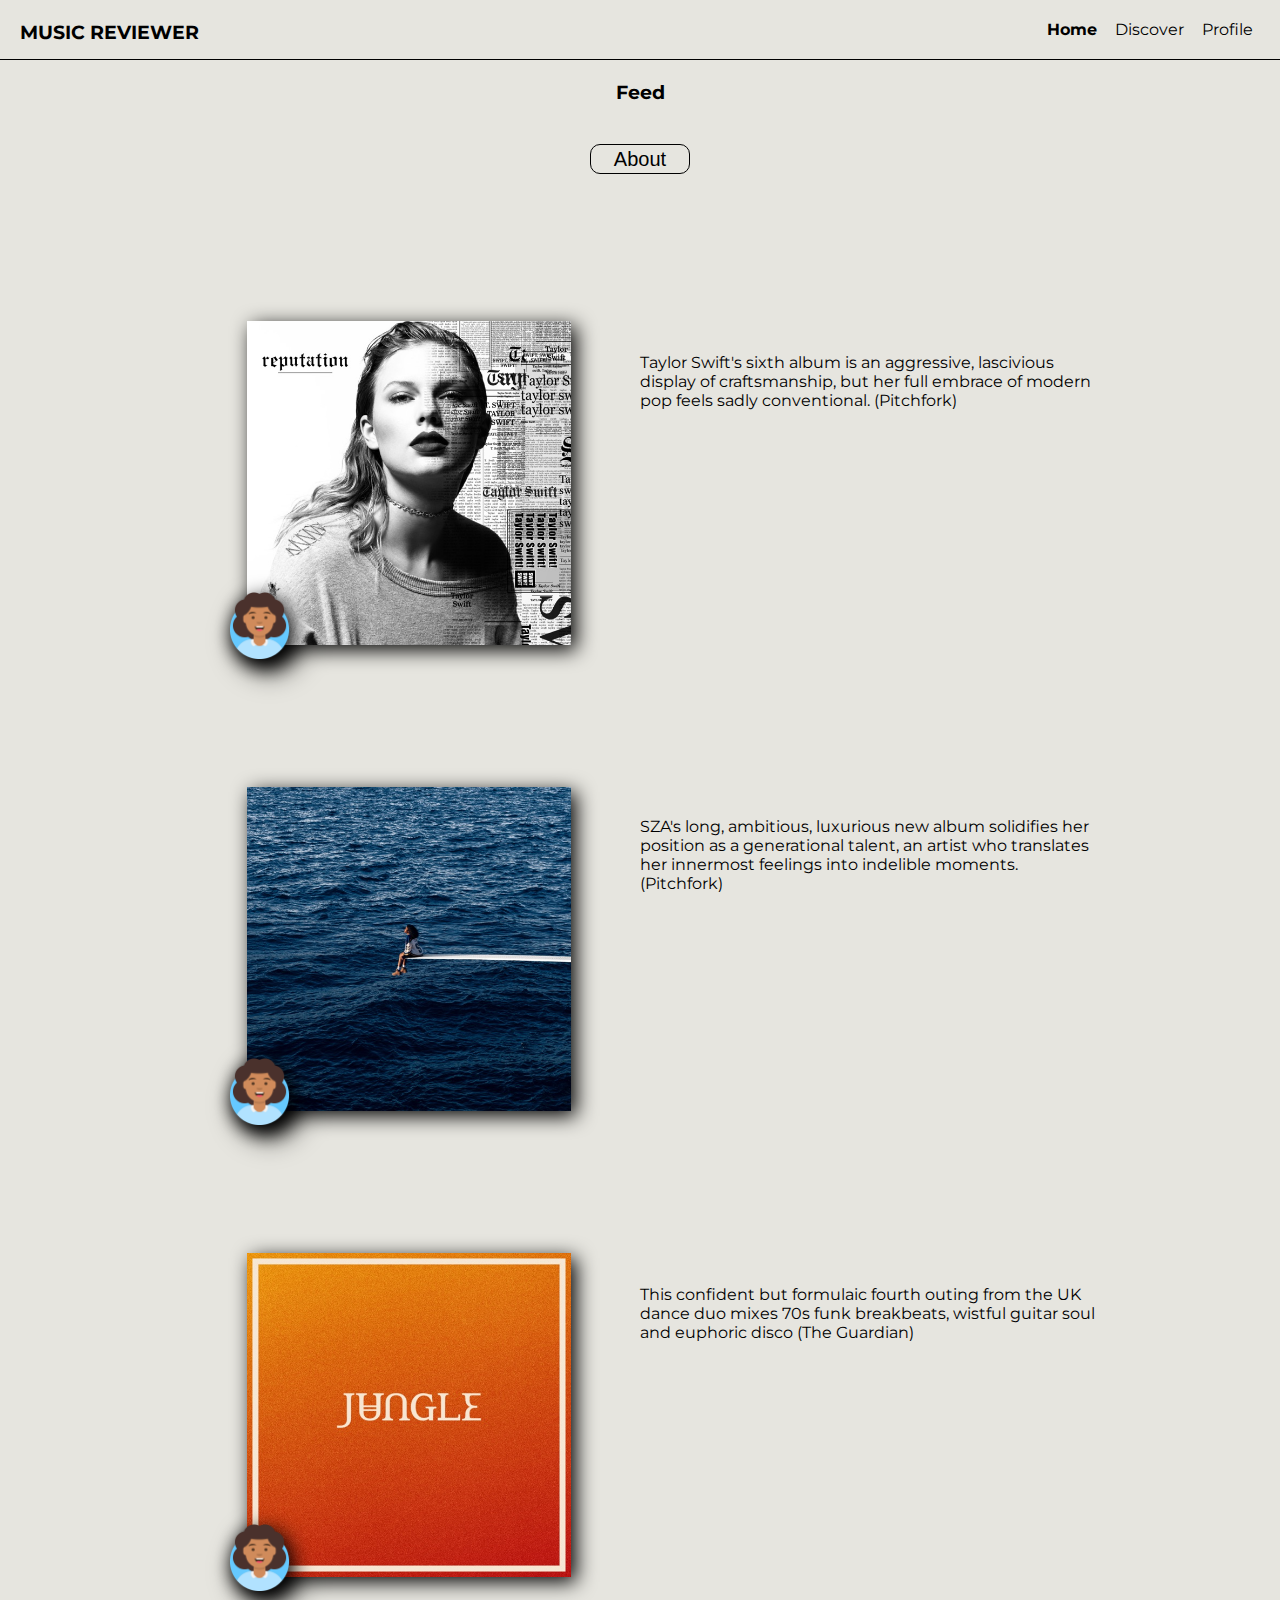
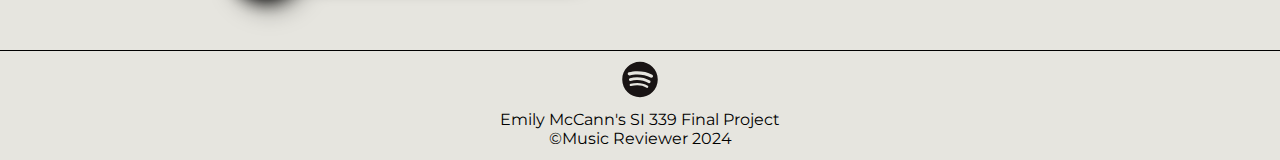
<file: index.html>
<!DOCTYPE html>
<html lang="en">
<head>
    <meta charset="UTF-8">
    <meta name="viewport" content="width=device-width, initial-scale=1.0">
    <title>Reviewer</title>
    <link rel="shortcut icon" type="image/png" href="images/musical-note.png">
    <link rel="stylesheet" type="text/css" href="css/html5reset.css">
    <link rel="stylesheet" type="text/css" href="css/style.css">
    <!-- Fonts -->
    <link rel="preconnect" href="https://fonts.googleapis.com">
    <link rel="preconnect" href="https://fonts.gstatic.com" crossorigin>
    <link href="https://fonts.googleapis.com/css2?family=Montserrat:ital,wght@0,100..900;1,100..900&display=swap" rel="stylesheet">
</head>
<body>
    <header>
        <a href = "indexmain" class = "skip">Skip to Main Content</a>
        <nav>
            <ul class="nav">
                <li id="title">MUSIC REVIEWER</li>
                <li class="active"><a href = "index.html">Home</a></li>
                <li><a href = "discover.html">Discover</a></li>
                <li class="profilenav"><a href = "profile.html">Profile</a></li>
            </ul>
        </nav>
    </header>
    <main class="indexmain">
        <h1>Feed</h1>
        <div>
            <button id="aboutbutton">About</button>    
        </div>
        <div id="explain">
            <p>This is a website to share music with friends and discover new sounds. Check out reviews of all types of music!</p>
        </div>
        <div class="review1">
            <div class="review1imgs">
                <!-- ALBUM COVER, links to review -->
                <!-- Plays preview of song/album using JavaScript -->
                <a href="review.html">
                    <img id='repimg' src="images/reputation-taylorswift.jpg" alt="Cover of the album reputation by Taylor Swift">
                </a>
                <div id="reviewtag" class="clickforreview">
                    <p>Click for a review!</p>
                </div>
                <!-- PROFILE PIC, links to other user-->
                <a href="other.html">
                    <img src="images/otheravatar.png" id = "feedavatar1" class="feedavatar" alt="Cartoon avatar of girl with brown hair">    
                </a> 
                <div class="popout" id="popout1">
                    <p>View Layla's Profile</p>
                </div>                  
            </div>
            <p class="feed-review-text">Taylor Swift's sixth album is an aggressive, lascivious display of craftsmanship, but her full embrace of modern pop feels sadly conventional. (Pitchfork)</p>
            <iframe class="spotifypreview" style="border-radius:12px" src="https://open.spotify.com/embed/album/6DEjYFkNZh67HP7R9PSZvv?utm_source=generator" width="400" height="152" frameBorder="0" allow="autoplay; clipboard-write; encrypted-media; fullscreen; picture-in-picture" loading="lazy"></iframe>
        </div>
        <div class="review2">
            <div class="review2imgs">
                <!-- ALBUM COVER, links to review -->
                <!-- Plays preview of song/album using JavaScript -->
                <img src="images/sos-sza.jpg" alt="Cover of the album SOS by SZA">
                <!-- PROFILE PIC, links to other user-->
                <a href="other.html">
                    <img src="images/otheravatar.png" id = "feedavatar2" class="feedavatar" alt="Cartoon avatar of girl with brown hair">         
                </a>  
                <div class="popout" id="popout2">
                    <p>View Layla's Profile</p>
                </div>              
            </div>
            <p class="feed-review-text">SZA's long, ambitious, luxurious new album solidifies her position as a generational talent, an artist who translates her innermost feelings into indelible moments. (Pitchfork)</p>
            <iframe class="spotifypreview" style="border-radius:12px" src="https://open.spotify.com/embed/album/07w0rG5TETcyihsEIZR3qG?utm_source=generator&theme=0" width="400" height="152" frameBorder="0"  allow="autoplay; clipboard-write; encrypted-media; fullscreen; picture-in-picture" loading="lazy"></iframe>
        </div>  
        <div class="review3">
            <div class="review3imgs">
                <!-- ALBUM COVER, links to review -->
                <!-- Plays preview of song/album using JavaScript -->
                <img src="images/volcano-jungle.jpg" alt="Cover of the album Volcano by Jungle">
                <!-- PROFILE PIC, links to other user-->
                <a href="other.html">
                    <img src="images/otheravatar.png" id = "feedavatar3" class="feedavatar" alt="Cartoon avatar of girl with brown hair">         
                </a>  
                <div class="popout" id="popout3">
                    <p>View Layla's Profile</p>
                </div>              
            </div>
            <p class="feed-review-text">This confident but formulaic fourth outing from the UK dance duo mixes 70s funk breakbeats, wistful guitar soul and euphoric disco (The Guardian)</p>
            <iframe class="spotifypreview" style="border-radius:12px" src="https://open.spotify.com/embed/album/5xnXOCf5aZgZ43DgGN4EDv?utm_source=generator&theme=0" width="400" height="152" frameBorder="0" allowfullscreen="" allow="autoplay; clipboard-write; encrypted-media; fullscreen; picture-in-picture" loading="lazy"></iframe>
        </div>
    </main>
    <script src="js/index.js"></script>
   <footer>
        <div>
            <img a="https://open.spotify.com/" id="logo" src="images/spotifylogo.svg" alt="Spotify logo">    
        </div>
        <p>Emily McCann's SI 339 Final Project<br>©Music Reviewer 2024</p>
   </footer>
</body>
</html>
</file>
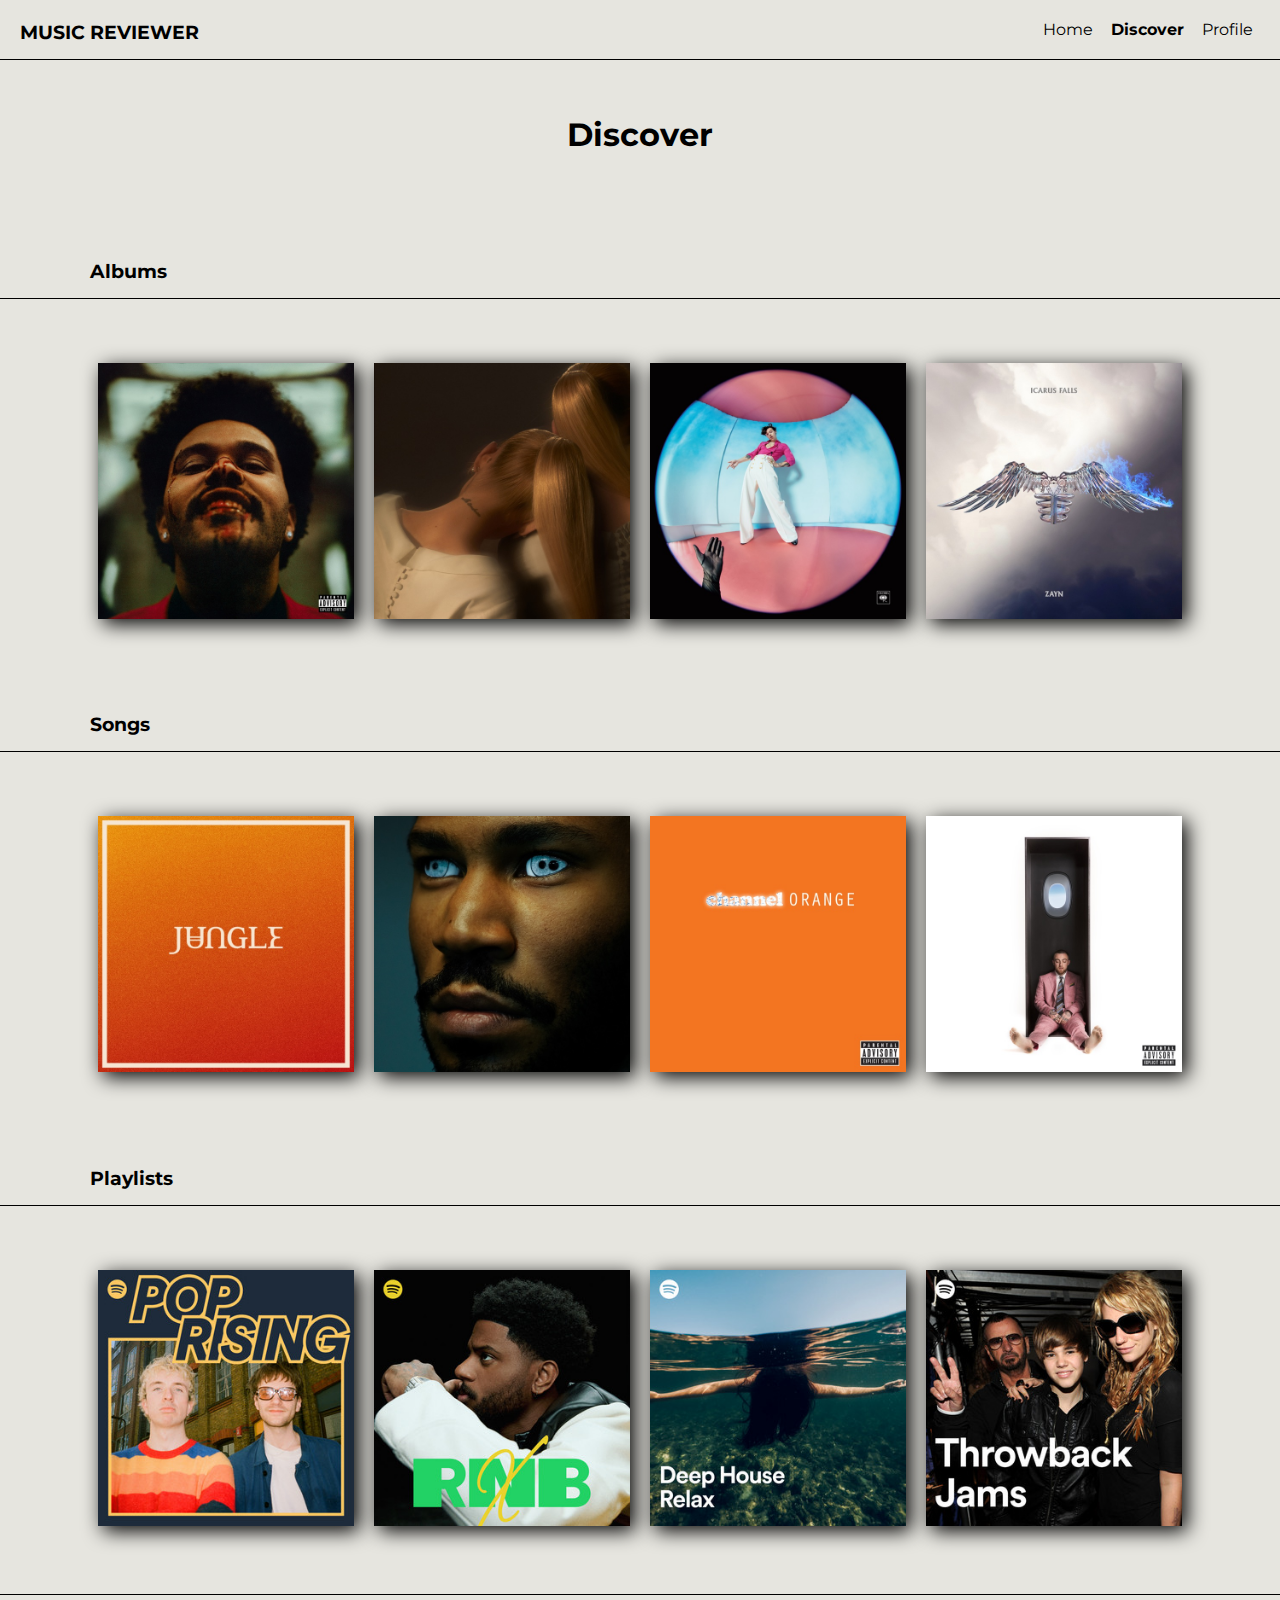
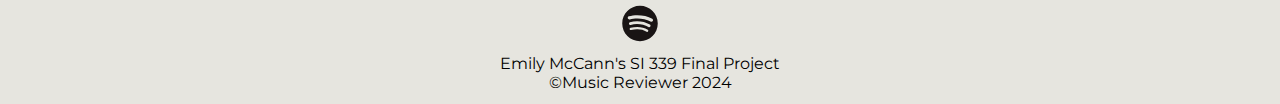
<file: discover.html>
<!DOCTYPE html>
<html lang="en">
<head>
    <meta charset="UTF-8">
    <meta name="viewport" content="width=device-width, initial-scale=1.0">
    <title>Discover</title>
    <link rel="shortcut icon" type="image/png" href="images/musical-note.png">
    <link rel="stylesheet" type="text/css" href="css/html5reset.css">
    <link rel="stylesheet" type="text/css" href="css/style.css">
    <!-- Fonts -->
    <link rel="preconnect" href="https://fonts.googleapis.com">
    <link rel="preconnect" href="https://fonts.gstatic.com" crossorigin>
    <link href="https://fonts.googleapis.com/css2?family=Montserrat:ital,wght@0,100..900;1,100..900&display=swap" rel="stylesheet">
</head>
<body>
    <header>
        <a href = "#discovermain" class = "skip">Skip to Main Content</a>
        <nav>
            <ul class="nav">
                <li id="title">MUSIC REVIEWER</li>
                <li><a href = "index.html">Home</a></li>
                <li class="active"><a href = "discover.html">Discover</a></li>
                <li><a href = "profile.html">Profile</a></li>
            </ul>
        </nav>              
        
    </header>
    <main id="discovermain">
        <h1 id="discovertitle">Discover</h1>        
        <!-- ALBUMS -->
        <div id="albumheader">
            <h2>Albums</h2>
        </div>
        <div class="discoverslides">
            <div class="album-prev">
                <a href = "https://open.spotify.com/album/4yP0hdKOZPNshxUOjY0cZj?si=CBdLTTSbSUabPA6vdY2Rcw">
                        <img src="images/afterhours-theweeknd.jpg" alt="Cover of the album After Hours by The Weeknd">
                        <div class="discovertext">
                            <p>After Hours<br>The Weeknd</p>     
                        </div>       
                </a> 
            </div>
            <div class="album-prev">
                <a href = "https://open.spotify.com/album/5EYKrEDnKhhcNxGedaRQeK?si=cJiSZFLBRou1zi8iPEdjzw">
                    <figure>
                        <img src="images/eternalsunshine-arianagrande.jpg" alt="Cover of the album eternal sunshine by Ariana Grande"> 
                        <div class="discovertext">
                            <p>eternal sunshine<br>Ariana Grande</p>
                        </div>   
                    </figure>
                    
                </a>
            </div>
            <div class="album-prev">
                <a href = "https://open.spotify.com/album/7xV2TzoaVc0ycW7fwBwAml?si=foIWxXt4T5ix0PEd81T6uQ">
                    <img src="images/fineline-harrystyles.jpg" alt="Cover of the album Fine Line by Harry Styles">
                    <div class="discovertext">
                        <p>Fine Line<br>Harry Styles</p>
                    </div>
                </a>
            </div>
            <div class="album-prev">
                <a href = "https://open.spotify.com/album/1DF9B2hfwX4EdgEFwGcRwh?si=0t3xg3t6QH2fwTC3UQyEcg">
                    <img src="images/icarusfalls-zayn.jpg" alt="Cover of the album Icarus Falls by Zayn">    
                    <div class="discovertext">
                        <p>Icarus Falls<br>Zayn</p>
                    </div>
                </a>
            </div>
            <a class="prev" onclick="plusSlides(-1, 0)">&#10094;</a>
            <a class="next" onclick="plusSlides(1, 0)">&#10095;</a>  
        </div>
        <!-- SONGS -->
        <div id="songheader">
            <h2>Songs</h2>
        </div>
        <div class="discoverslides">
            <div class="song-prev">
                <a href = "https://open.spotify.com/track/19kHhX6f6EfLU7rcO3RqjO?si=d80fe03a332344b3">
                    <img src="images/volcano-jungle.jpg" alt="Cover of the album Volcano by Jungle">
                    <div class="discovertext">
                        <p>"Back on 74"<br>Jungle</p>
                    </div>
                </a>
            </div>
            <div class="song-prev">
                <a href = "https://open.spotify.com/track/41SwdQIX8Hy2u6fuEDgvWr?si=2f973de192564b83">
                    <img src="images/bubba-kaytranada.jpg" alt="Cover of the album Bubba by Kaytranada">
                    <div class="discovertext">
                        <p>"10%"<br>Kaytranada</p>
                    </div>
                </a>
            </div>
            <div class="song-prev">
                <a href = "https://open.spotify.com/track/4QhWbupniDd44EDtnh2bFJ?si=84646036526d419c">
                    <img src="images/channelorange-frankocean.jpg" alt="Cover of the album Channel Orange by Frank Ocean">    
                    <div class="discovertext">
                        <p>"Pyramids"<br>Frank Ocean</p>
                    </div>
                </a>    
            </div>
            <div class="song-prev">
                <a href = "https://open.spotify.com/track/01z2fBGB8Hl3Jd3zXe4IXR?si=6aa13f4e1ec7486e">
                    <img src="images/swimming-macmiller.jpg" alt="Cover of the album Swimming by Mac Miller">
                    <div class="discovertext">
                        <p>"Come Back to Earth"<br>Mac Miller</p>
                    </div>
                </a>
            </div>
            <a class="prev" onclick="plusSlides(-1, 1)">&#10094;</a>
            <a class="next" onclick="plusSlides(1, 1)">&#10095;</a>  
        </div>
        <!-- PLAYLISTS -->
        <div id="playlistheader">
            <h2>Playlists</h2>    
        </div>
        <div class="discoverslides">
            <div class="playlist-prev">
                <a href = "https://open.spotify.com/playlist/37i9dQZF1DWUa8ZRTfalHk?si=8f5b1c44360f4165">
                    <img src="images/poprising.jpeg" alt="Cover of the Spotify playlist Pop Rising">
                    <div class="discovertext">
                        <p>Pop Rising</p>
                    </div>    
                </a>              
            </div>
            <div class="playlist-prev">
                <a href = "https://open.spotify.com/playlist/37i9dQZF1DX4SBhb3fqCJd?si=7be5eb3accb44b21">
                    <img src="images/rnbx.jpeg" alt="Cover of the Spotify playlist RnB X">  
                    <div class="discovertext">
                        <p>RnB X</p>
                    </div>  
                </a>  
            </div>
            <div class="playlist-prev">
                <a href = "https://open.spotify.com/playlist/37i9dQZF1DX2TRYkJECvfC?si=702d845ef01b4f5b">
                    <img src="images/deephouserelax.jpeg" alt="Cover of the Spotify playlist Deep House Relax">
                    <div class="discovertext">
                        <p>Deep House Relax</p>
                    </div>    
                </a>               
            </div>
            <div class="playlist-prev">
                <a href = "https://open.spotify.com/playlist/37i9dQZF1DX8ky12eWIvcW?si=7435e820b1b54210">
                    <img src="images/throwbackjams.jpeg" alt="Cover of the Spotify playlist Throwback Jams">   
                    <div class="discovertext">
                        <p>Throwback Jams</p>
                    </div> 
                </a>
                
            </div>
            <a class="prev" onclick="plusSlides(-1, 2)">&#10094;</a>
            <a class="next" onclick="plusSlides(1, 2)">&#10095;</a>  
        </div>
    </main>
    <script src="js/discover.js"></script>
    <footer>
        <div>
            <img a="https://open.spotify.com/" id="logo" src="images/spotifylogo.svg" alt="Spotify logo">    
        </div>
        <p>Emily McCann's SI 339 Final Project<br>©Music Reviewer 2024</p>
    </footer>
</body>
</html>
</file>
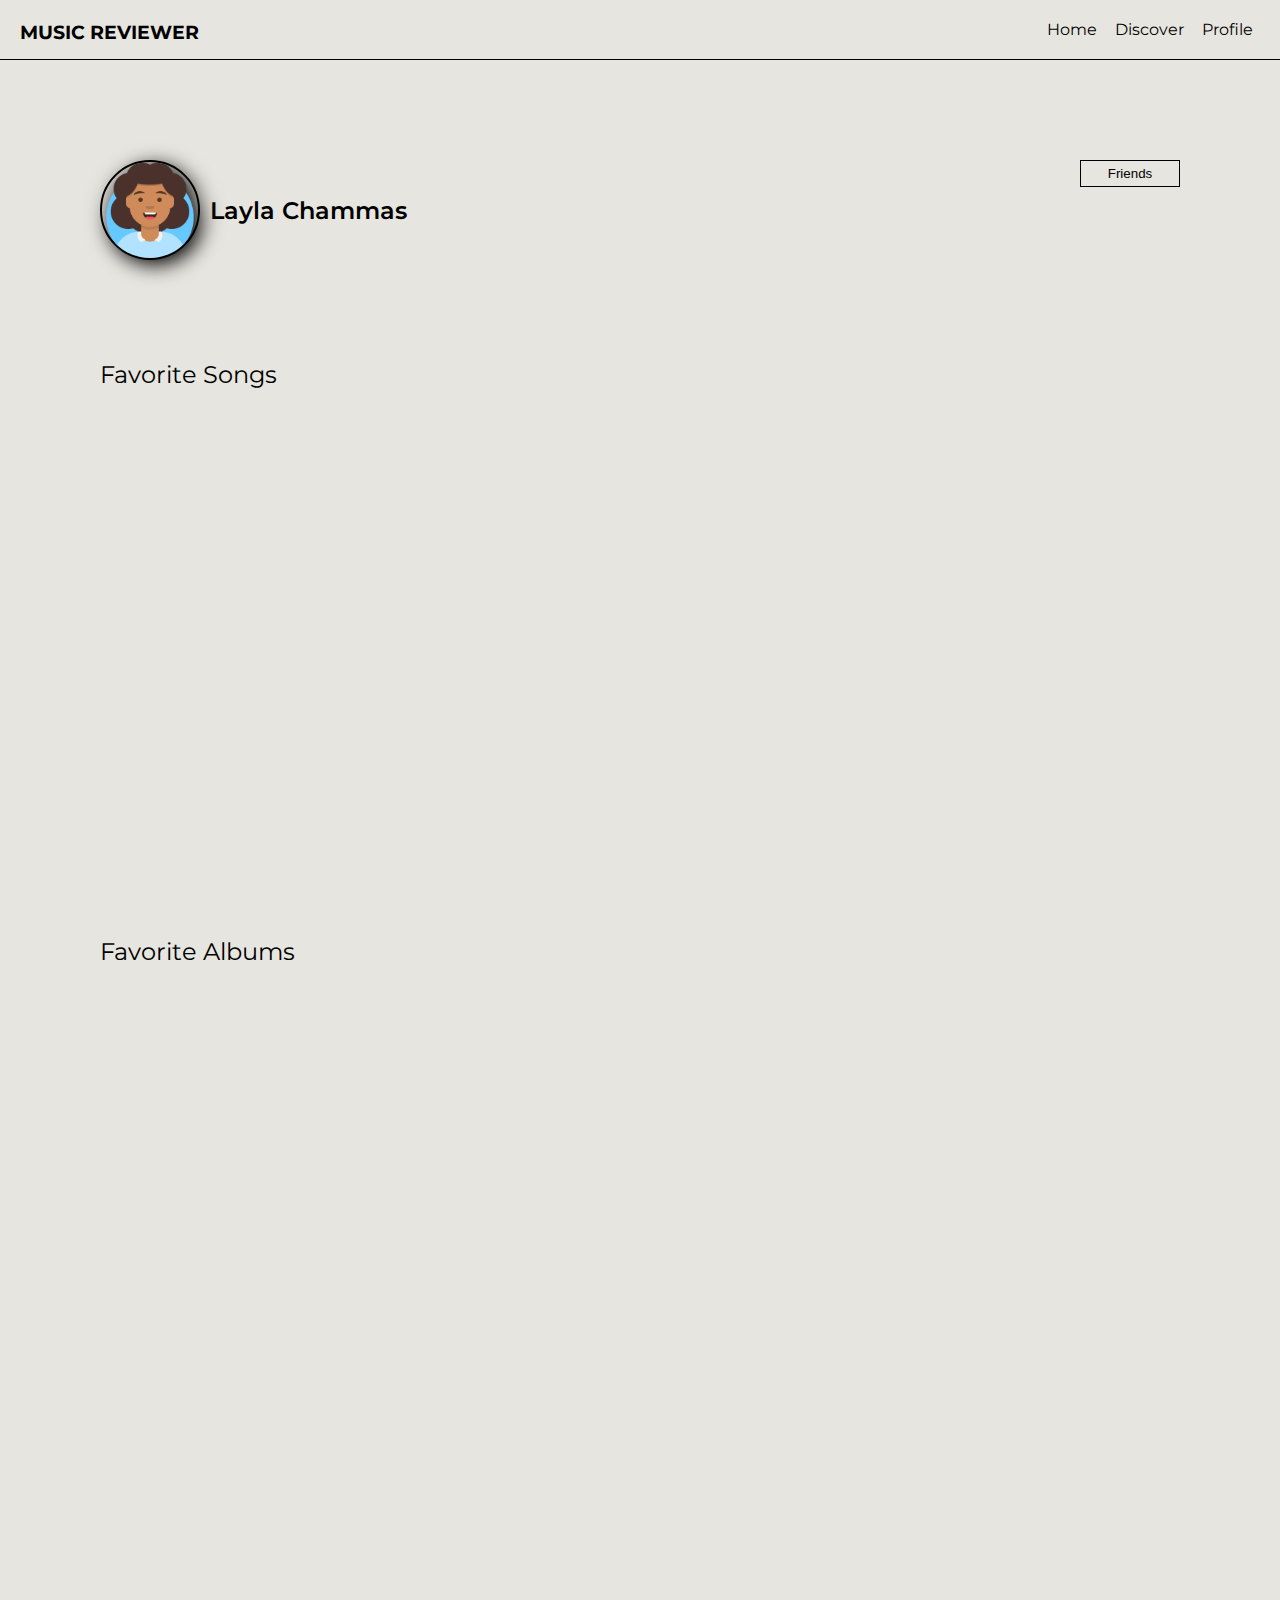
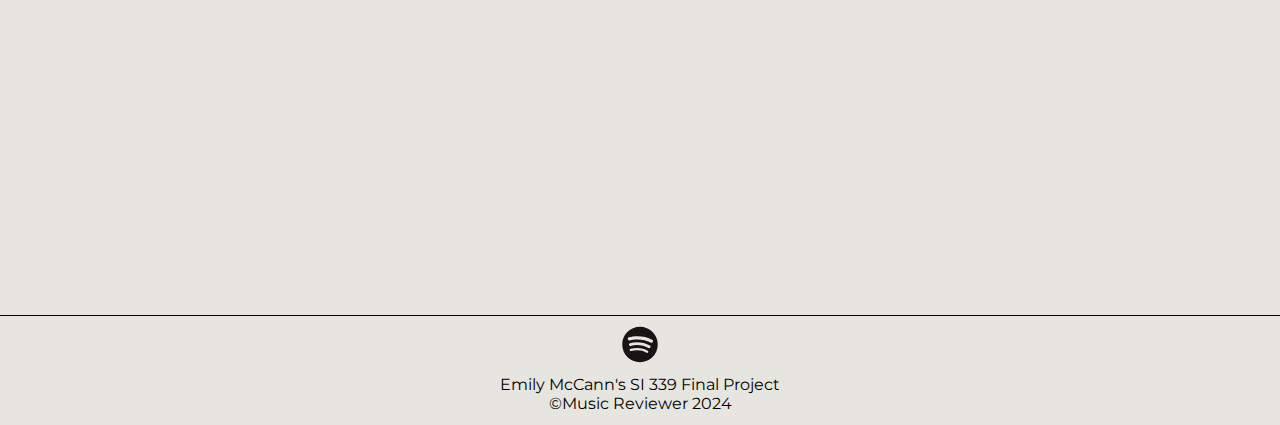
<file: other.html>
<!DOCTYPE html>
<html lang="en">
<head>
    <meta charset="UTF-8">
    <meta name="viewport" content="width=device-width, initial-scale=1.0">
    <title>Friend's Profile</title>
    <link rel="shortcut icon" type="image/png" href="images/musical-note.png">
    <link rel="stylesheet" type="text/css" href="css/html5reset.css">
    <link rel="stylesheet" type="text/css" href="css/style.css">
    <!-- Fonts -->
    <link rel="preconnect" href="https://fonts.googleapis.com">
    <link rel="preconnect" href="https://fonts.gstatic.com" crossorigin>
    <link href="https://fonts.googleapis.com/css2?family=Montserrat:ital,wght@0,100..900;1,100..900&display=swap" rel="stylesheet">
</head>
<body>
    <header>
        <a href = "#othermain" class = "skip">Skip to Main Content</a>
        <nav>
            <ul class="nav">
                <li id="title">MUSIC REVIEWER</li>
                <li><a href = "index.html">Home</a></li>
                <li><a href = "discover.html">Discover</a></li>
                <li><a href = "profile.html">Profile</a></li>
            </ul>
        </nav>
    </header>
    <main id="othermain">
        <div class="overallprofileheader">
            <div class="profileheader">
                <img class="avatar" src="images/otheravatar.png" alt="Avatar of girl with brown hair">
                <h1>Layla Chammas</h1>
            </div>
            <div class="dropdown2">
                <button id="friendsbutton2">Friends</button>
                <div id="menu2">
                    <a class="menuitem2" href="profile.html">Emily</a>
                </div>    
            </div>       
        </div>
        <div class="otherfavsongs">
            <h2>Favorite Songs</h2>
            <div class="songgrid">
                <!-- All link to Spotify and pop up window of review -->
                <div class="shownsongs">
                    <iframe style="border-radius:12px" src="https://open.spotify.com/embed/track/3FsqOTQT3d7c296eStnEnl?utm_source=generator&theme=0" width="100%" height="100" frameBorder="0" allowfullscreen="" allow="autoplay; clipboard-write; encrypted-media; fullscreen; picture-in-picture" loading="lazy"></iframe> 
                    <iframe style="border-radius:12px" src="https://open.spotify.com/embed/album/05gJU1eQhBHXYUXrGSFBWG?utm_source=generator&theme=0" width="100%" height="100" frameBorder="0" allowfullscreen="" allow="autoplay; clipboard-write; encrypted-media; fullscreen; picture-in-picture" loading="lazy"></iframe>
                    <iframe style="border-radius:12px" src="https://open.spotify.com/embed/track/0B4U9FT1WaFwUiiCPOAak7?utm_source=generator&theme=0" width="100%" height="100" frameBorder="0" allowfullscreen="" allow="autoplay; clipboard-write; encrypted-media; fullscreen; picture-in-picture" loading="lazy"></iframe>
                    <iframe style="border-radius:12px" src="https://open.spotify.com/embed/track/1JgkiUg9mSXSwcb5Gbi4Ur?utm_source=generator&theme=0" width="100%" height="100" frameBorder="0" allowfullscreen="" allow="autoplay; clipboard-write; encrypted-media; fullscreen; picture-in-picture" loading="lazy"></iframe>   
                </div>
                <!-- Hidden in mobile -->
                <div class="hiddensongsother">
                    <iframe style="border-radius:12px" src="https://open.spotify.com/embed/track/2jmdxJ60YfV3fVemuLz7pD?utm_source=generator&theme=0" width="100%" height="100" frameBorder="0" allowfullscreen="" allow="autoplay; clipboard-write; encrypted-media; fullscreen; picture-in-picture" loading="lazy"></iframe>
                    <iframe style="border-radius:12px" src="https://open.spotify.com/embed/track/0tMMPZEt6Gyrl9FI8zSicm?utm_source=generator&theme=0" width="100%" height="100" frameBorder="0" allowfullscreen="" allow="autoplay; clipboard-write; encrypted-media; fullscreen; picture-in-picture" loading="lazy"></iframe>
                    <iframe style="border-radius:12px" src="https://open.spotify.com/embed/track/58mjNT0bwzOvqjt44PWOvJ?utm_source=generator&theme=0" width="100%" height="100" frameBorder="0" allowfullscreen="" allow="autoplay; clipboard-write; encrypted-media; fullscreen; picture-in-picture" loading="lazy"></iframe>
                    <iframe style="border-radius:12px" src="https://open.spotify.com/embed/track/6u7gmPOz7pzzaeR9xSBpsR?utm_source=generator&theme=0" width="100%" height="100" frameBorder="0" allowfullscreen="" allow="autoplay; clipboard-write; encrypted-media; fullscreen; picture-in-picture" loading="lazy"></iframe>   
                </div>    
            </div> 
        </div>
        <div class="otherfavalbums">
            <h2>Favorite Albums</h2>
            <div class="albumgrid">
                <div class="shownalbums">
                    <iframe style="border-radius:12px" src="https://open.spotify.com/embed/album/3u20OXh03DjCUzbf8XcGTq?utm_source=generator&theme=0" width="100%" height="200" frameBorder="0" allowfullscreen="" allow="autoplay; clipboard-write; encrypted-media; fullscreen; picture-in-picture" loading="lazy"></iframe>
                    <iframe style="border-radius:12px" src="https://open.spotify.com/embed/album/4gtXD5SL0yysd1eRIrDpnZ?utm_source=generator&theme=0" width="100%" height="200" frameBorder="0" allowfullscreen="" allow="autoplay; clipboard-write; encrypted-media; fullscreen; picture-in-picture" loading="lazy"></iframe>
                    <iframe style="border-radius:12px" src="https://open.spotify.com/embed/album/76290XdXVF9rPzGdNRWdCh?utm_source=generator&theme=0" width="100%" height="200" frameBorder="0" allowfullscreen="" allow="autoplay; clipboard-write; encrypted-media; fullscreen; picture-in-picture" loading="lazy"></iframe>
                    <iframe style="border-radius:12px" src="https://open.spotify.com/embed/album/5CNckxfLf4TCoMOoxgAU8l?utm_source=generator&theme=0" width="100%" height="200" frameBorder="0" allowfullscreen="" allow="autoplay; clipboard-write; encrypted-media; fullscreen; picture-in-picture" loading="lazy"></iframe>    
                </div>
                
                <!-- Hidden in mobile -->
                <div class="hiddenalbumsother">
                    <iframe style="border-radius:12px" src="https://open.spotify.com/embed/album/3tx8gQqWbGwqIGZHqDNrGe?utm_source=generator&theme=0" width="100%" height="200s" frameBorder="0" allowfullscreen="" allow="autoplay; clipboard-write; encrypted-media; fullscreen; picture-in-picture" loading="lazy"></iframe>
                    <iframe style="border-radius:12px" src="https://open.spotify.com/embed/album/1lM5IfaqcIsXd6UCV3aDSs?utm_source=generator&theme=0" width="100%" height="200" frameBorder="0" allowfullscreen="" allow="autoplay; clipboard-write; encrypted-media; fullscreen; picture-in-picture" loading="lazy"></iframe>
                    <iframe style="border-radius:12px" src="https://open.spotify.com/embed/album/5HOHne1wzItQlIYmLXLYfZ?utm_source=generator&theme=0" width="100%" height="200" frameBorder="0" allowfullscreen="" allow="autoplay; clipboard-write; encrypted-media; fullscreen; picture-in-picture" loading="lazy"></iframe>
                    <iframe style="border-radius:12px" src="https://open.spotify.com/embed/album/40QTqOBBxCEIQlLNdSjFQB?utm_source=generator&theme=0" width="100%" height="200" frameBorder="0" allowfullscreen="" allow="autoplay; clipboard-write; encrypted-media; fullscreen; picture-in-picture" loading="lazy"></iframe>   
                </div>    
            </div>
            <!-- All link to Spotify and pop up window of review -->
        </div>
    </main>
    <script src="js/otherprofile.js"></script>
    <footer>
        <div>
            <img a="https://open.spotify.com/" id="logo" src="images/spotifylogo.svg" alt="Spotify logo">    
        </div>
        <p>Emily McCann's SI 339 Final Project<br>©Music Reviewer 2024</p>
    </footer>
</body>
</html>
</file>
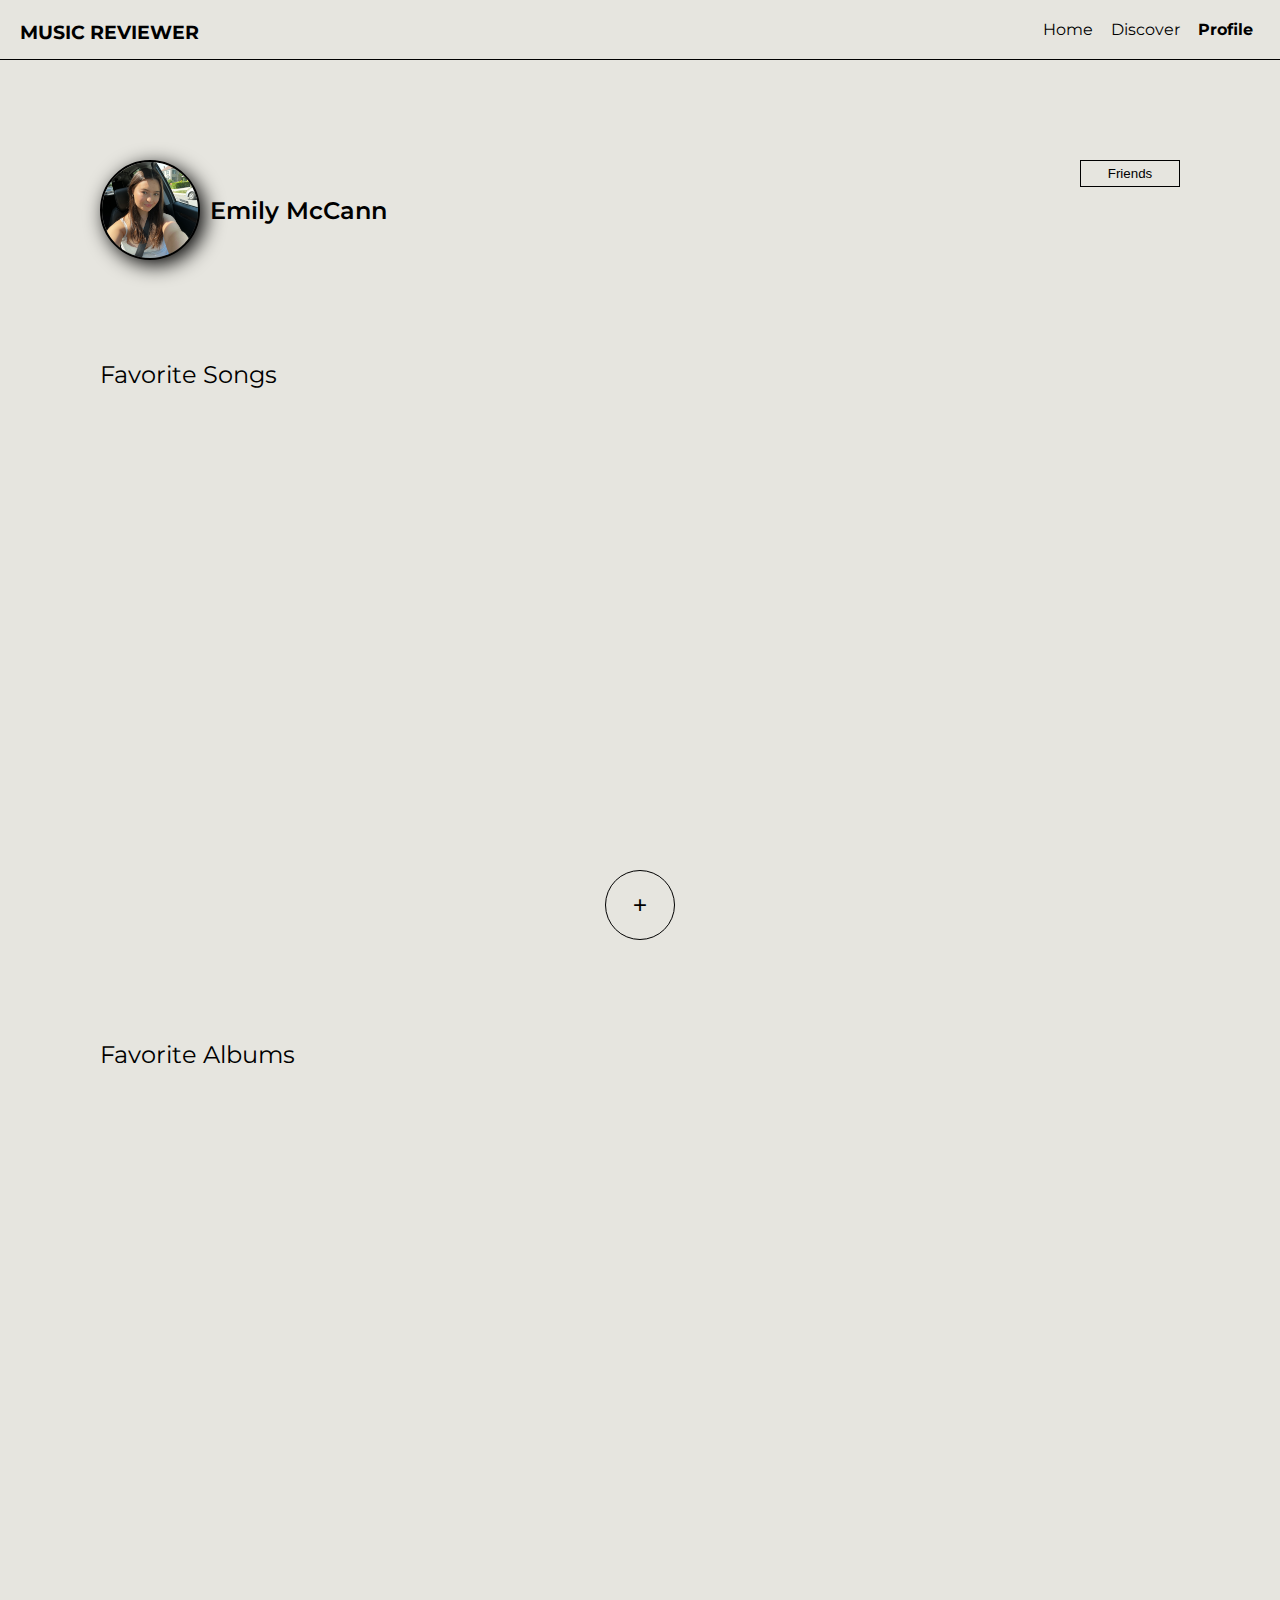
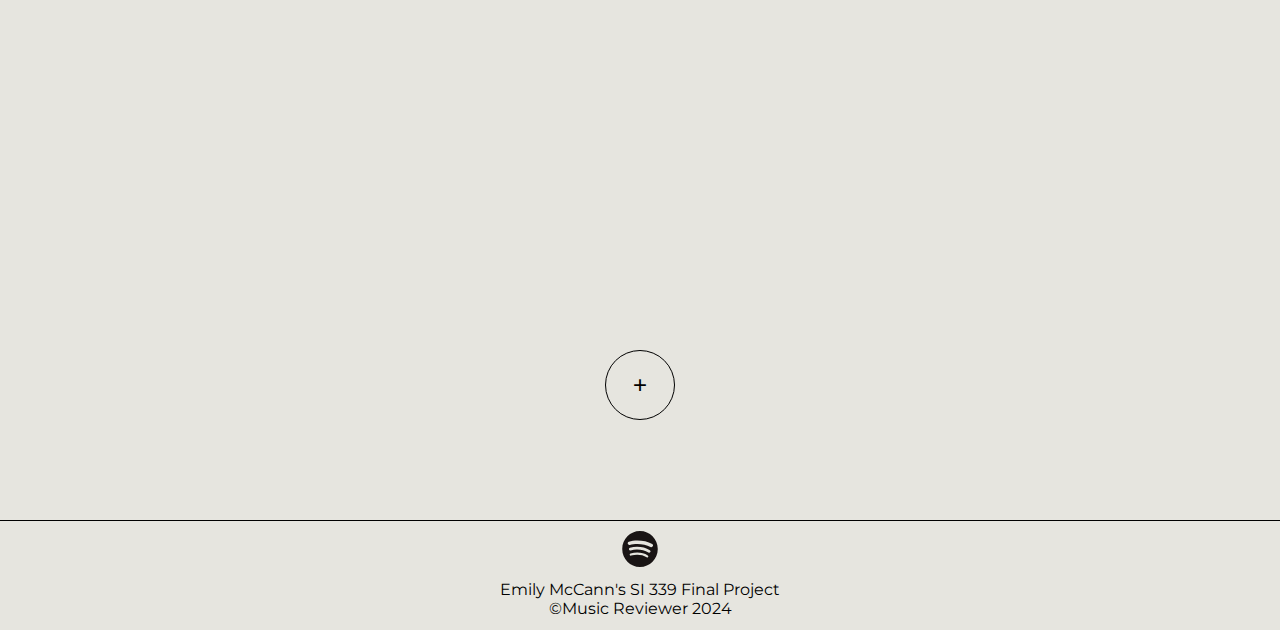
<file: profile.html>
<!DOCTYPE html>
<html lang="en">
<head>
    <meta charset="UTF-8">
    <meta name="viewport" content="width=device-width, initial-scale=1.0">
    <title>My Profile</title>
    <link rel="shortcut icon" type="image/png" href="images/musical-note.png">
    <link rel="stylesheet" type="text/css" href="css/html5reset.css">
    <link rel="stylesheet" type="text/css" href="css/style.css">
    <!-- Fonts -->
    <link rel="preconnect" href="https://fonts.googleapis.com">
    <link rel="preconnect" href="https://fonts.gstatic.com" crossorigin>
    <link href="https://fonts.googleapis.com/css2?family=Montserrat:ital,wght@0,100..900;1,100..900&display=swap" rel="stylesheet">
</head>
<body>
    <header>
        <a href = "#profilemain" class = "skip">Skip to Main Content</a>
        <nav>
            <ul class="nav">
                <li id="title">MUSIC REVIEWER</li>
                <li><a href = "index.html">Home</a></li>
                <li><a href = "discover.html">Discover</a></li>
                <li class="active"><a href = "profile.html">Profile</a></li>
            </ul>
        </nav>
    </header>
    <main id="profilemain">
        <div class="overallprofileheader">
            <div class="profileheader">
                <img class="avatar" src="images/myprofile.jpg" alt="Profile picture of girl with brown hair">
                <h1>Emily McCann</h1>
            </div>
            <div class="dropdown1">
                <button id="friendsbutton1">Friends</button>
                <div id="menu1">
                    <a class="menuitem1" href="other.html">Layla</a>
                </div>    
            </div>       
        </div>  
        
        <div class="otherfavsongs">
            <h2>Favorite Songs</h2>
            <div id="songgrid" class="songgrid">
                <!-- All link to Spotify and pop up window of review -->
                <div class="shownsongs">
                    <iframe title="spotify" style="border-radius:12px" src="https://open.spotify.com/embed/track/39NDBdU5Xkm5pCFGa5kZtI?utm_source=generator&theme=0" width="100%" height="100" frameBorder="0" allowfullscreen="" allow="autoplay; clipboard-write; encrypted-media; fullscreen; picture-in-picture" loading="lazy"></iframe>
                    <iframe title="spotify" style="border-radius:12px" src="https://open.spotify.com/embed/track/5nW4z3pfZgJAJ2QTCz9AIE?utm_source=generator&theme=0" width="100%" height="100" frameBorder="0" allowfullscreen="" allow="autoplay; clipboard-write; encrypted-media; fullscreen; picture-in-picture" loading="lazy"></iframe>
                    <iframe title="spotify" style="border-radius:12px" src="https://open.spotify.com/embed/track/3XgGQ1wjo5khvq2UImjyNF?utm_source=generator&theme=0" width="100%" height="100" frameBorder="0" allowfullscreen="" allow="autoplay; clipboard-write; encrypted-media; fullscreen; picture-in-picture" loading="lazy"></iframe>
                    <iframe title="spotify" style="border-radius:12px" src="https://open.spotify.com/embed/track/7I7JbDv63ZJJsSi24DyJrz?utm_source=generator&theme=0" width="100%" height="100" frameBorder="0" allowfullscreen="" allow="autoplay; clipboard-write; encrypted-media; fullscreen; picture-in-picture" loading="lazy"></iframe>
                </div>
                <!-- Hidden in mobile -->
                <div class="hiddensongsother">
                    <iframe title="spotify" style="border-radius:12px" src="https://open.spotify.com/embed/track/3YJJjQPAbDT7mGpX3WtQ9A?utm_source=generator&theme=0" width="100%" height="100" frameBorder="0" allowfullscreen="" allow="autoplay; clipboard-write; encrypted-media; fullscreen; picture-in-picture" loading="lazy"></iframe>
                    <iframe title="spotify" style="border-radius:12px" src="https://open.spotify.com/embed/track/0ifooM33X1iBxVYyOkSbXW?utm_source=generator&theme=0" width="100%" height="100" frameBorder="0" allowfullscreen="" allow="autoplay; clipboard-write; encrypted-media; fullscreen; picture-in-picture" loading="lazy"></iframe>
                    <iframe title="spotify" style="border-radius:12px" src="https://open.spotify.com/embed/track/6PyZGb1rB7oLKCICWTmGYa?utm_source=generator&theme=0" width="100%" height="100" frameBorder="0" allowfullscreen="" allow="autoplay; clipboard-write; encrypted-media; fullscreen; picture-in-picture" loading="lazy"></iframe>
                    <iframe title="spotify" style="border-radius:12px" src="https://open.spotify.com/embed/track/4JpazKcfOhbwqZrsYhzHee?utm_source=generator&theme=0" width="100%" height="100" frameBorder="0" allowfullscreen="" allow="autoplay; clipboard-write; encrypted-media; fullscreen; picture-in-picture" loading="lazy"></iframe>  
                </div>    
            </div> 
            <div class="button">
                <button id="addsongbutton" class="addbutton">+</button>    
            </div>
            <div id="addsong">
                <form id="songsearchform">
                    <label for="songsearch">Search for song: </label><br>
                    <input type="search" id="songsearch" name="songsearch"><br>
                </form>
            </div>
        </div>
        <div class="otherfavalbums">
            <h2>Favorite Albums</h2>
            <div id="albumgrid" class="albumgrid">
                <div class="shownalbums">
                    <iframe title="spotify" style="border-radius:12px" src="https://open.spotify.com/embed/album/4UlGauD7ROb3YbVOFMgW5u?utm_source=generator&theme=0" width="100%" height="200" frameBorder="0" allowfullscreen="" allow="autoplay; clipboard-write; encrypted-media; fullscreen; picture-in-picture" loading="lazy"></iframe>
                    <iframe title="spotify" style="border-radius:12px" src="https://open.spotify.com/embed/album/2yuQqhSklmfWgn8lmJNk5t?utm_source=generator&theme=0" width="100%" height="200" frameBorder="0" allowfullscreen="" allow="autoplay; clipboard-write; encrypted-media; fullscreen; picture-in-picture" loading="lazy"></iframe>
                    <iframe title="spotify" style="border-radius:12px" src="https://open.spotify.com/embed/album/4SBl4zvNIL4H137YRf2P0J?utm_source=generator&theme=0" width="100%" height="200" frameBorder="0" allowfullscreen="" allow="autoplay; clipboard-write; encrypted-media; fullscreen; picture-in-picture" loading="lazy"></iframe>
                    <iframe title="spotify" style="border-radius:12px" src="https://open.spotify.com/embed/album/3MYJYd73u0SatCnRVvRJ3M?utm_source=generator&theme=0" width="100%" height="200" frameBorder="0" allowfullscreen="" allow="autoplay; clipboard-write; encrypted-media; fullscreen; picture-in-picture" loading="lazy"></iframe>  
                </div>
                
                <!-- Hidden in mobile -->
                <div class="hiddenalbumsother">
                    <iframe title="spotify" style="border-radius:12px" src="https://open.spotify.com/embed/album/1FZKIm3JVDCxTchXDo5jOV?utm_source=generator&theme=0" width="100%" height="200" frameBorder="0" allowfullscreen="" allow="autoplay; clipboard-write; encrypted-media; fullscreen; picture-in-picture" loading="lazy"></iframe>
                    <iframe title="spotify" style="border-radius:12px" src="https://open.spotify.com/embed/album/5AHWNPo3gllDmixgAoFru4?utm_source=generator&theme=0" width="100%" height="200" frameBorder="0" allowfullscreen="" allow="autoplay; clipboard-write; encrypted-media; fullscreen; picture-in-picture" loading="lazy"></iframe>
                    <iframe title="spotify" style="border-radius:12px" src="https://open.spotify.com/embed/album/1vL2mgGTukkrUxXt0loeTN?utm_source=generator&theme=0" width="100%" height="200" frameBorder="0" allowfullscreen="" allow="autoplay; clipboard-write; encrypted-media; fullscreen; picture-in-picture" loading="lazy"></iframe>
                    <iframe title="spotify" style="border-radius:12px" src="https://open.spotify.com/embed/album/6dVCpQ7oGJD1oYs2fv1t5M?utm_source=generator&theme=0" width="100%" height="200" frameBorder="0" allowfullscreen="" allow="autoplay; clipboard-write; encrypted-media; fullscreen; picture-in-picture" loading="lazy"></iframe>   
                </div>    
            </div>
            <div class="button">
                <button id = "addalbumbutton" class="addbutton">+</button>    
            </div>
            <div id="addalbum">
                <form id="albumsearchform">
                    <label for="albumsearch">Search for album: </label><br>
                    <input type="search" id="albumsearch" name="albumsearch"><br>
                </form>
            </div>
            <!-- All link to Spotify and pop up window of review -->
        </div>
    </main>
    <script src="js/myprofile.js"></script>
    <footer>
        <div>
            <img a="https://open.spotify.com/" id="logo" src="images/spotifylogo.svg" alt="Spotify logo">    
        </div>
        <p>Emily McCann's SI 339 Final Project<br>©Music Reviewer 2024</p>
    </footer>
</body>
</html>
</file>
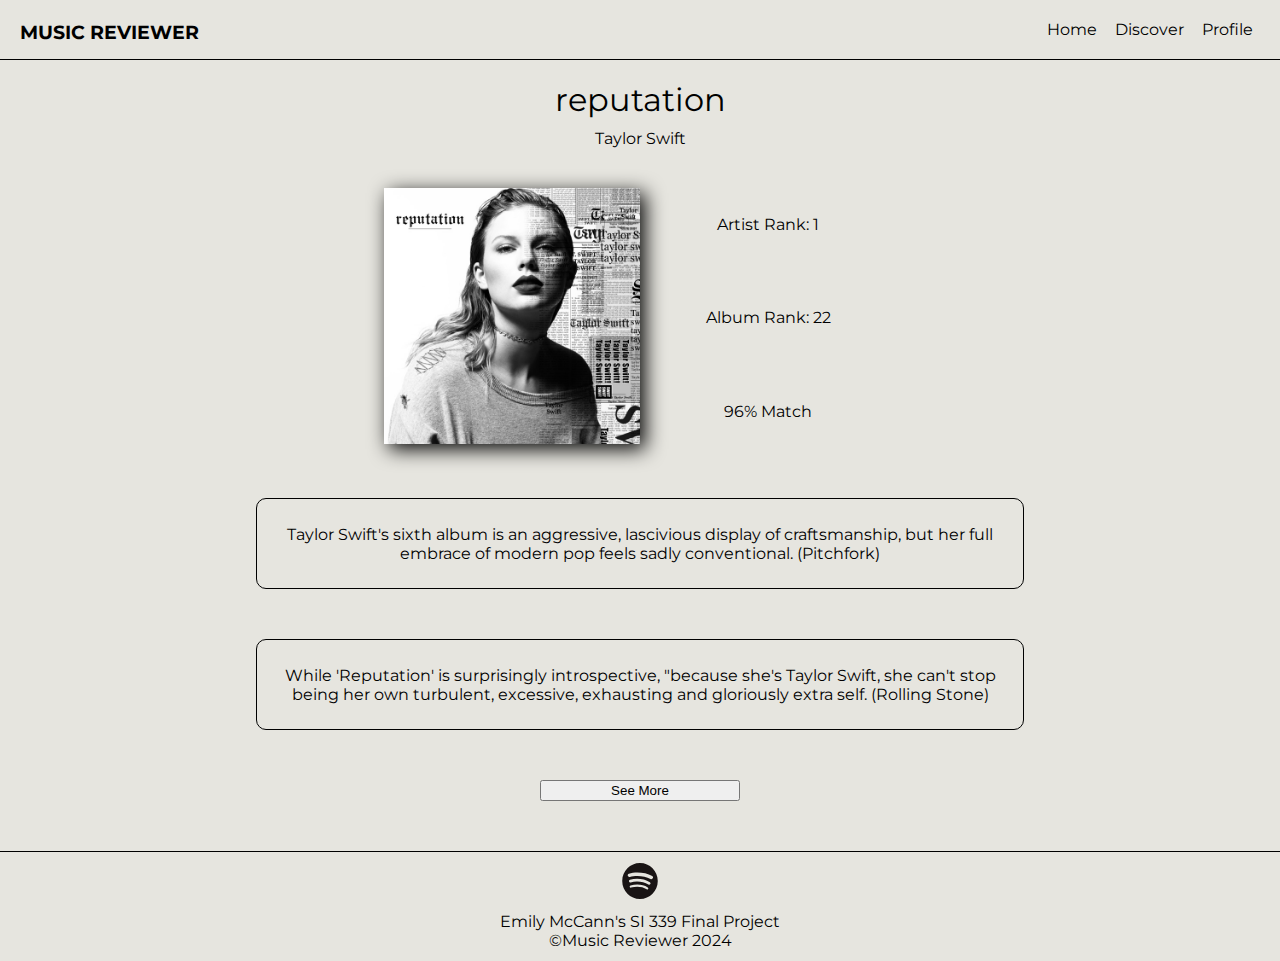
<file: review.html>
<!DOCTYPE html>
<html lang="en">
<head>
    <meta charset="UTF-8">
    <meta name="viewport" content="width=device-width, initial-scale=1.0">
    <title>reputation Review</title>
    <link rel="shortcut icon" type="image/png" href="images/musical-note.png">
    <link rel="stylesheet" type="text/css" href="css/html5reset.css">
    <link rel="stylesheet" type="text/css" href="css/style.css">
    <!-- Fonts -->
    <link rel="preconnect" href="https://fonts.googleapis.com">
    <link rel="preconnect" href="https://fonts.gstatic.com" crossorigin>
    <link href="https://fonts.googleapis.com/css2?family=Montserrat:ital,wght@0,100..900;1,100..900&display=swap" rel="stylesheet">
</head>
<body>
    <header>
        <a href = "#reviewmain" class = "skip">Skip to Main Content</a>
        <nav>
            <ul class="nav">
                <li id="title">MUSIC REVIEWER</li>
                <li><a href = "index.html">Home</a></li>
                <li><a href = "discover.html">Discover</a></li>
                <li><a href = "profile.html">Profile</a></li>
            </ul>
        </nav>
        <h1 class="reviewtitle">reputation</h1>
        <h2 id="artistnamereview">Taylor Swift</h2>
    </header>
    <main id="reviewmain">
        <div class="reviewheader">
            <div class="albumreviewcover">
                <img src="images/reputation-taylorswift.jpg" alt="Cover of the album reputation by Taylor Swift">
            </div>
            <div class="stats">
                <h2>Artist Rank: 1</h2>
                <h2>Album Rank: 22</h2>
                <h2>96% Match</h2>
            </div>    
        </div>
        
        <div class="reviews">
            <p>Taylor Swift's sixth album is an aggressive, lascivious display of craftsmanship, but her full embrace of modern pop feels sadly conventional. (Pitchfork)</p>
            <p>While 'Reputation' is surprisingly introspective, "because she's Taylor Swift, she can't stop being her own turbulent, excessive, exhausting and gloriously extra self. (Rolling Stone)</p>
            <!-- Hide until tablet -->
            <!-- USE BUTTON IN DESKTOP -->
            <button id="showbutton">See More</button>
            <p class="hiddenreview">On Reputation, Swift has finally realized that being right or getting the last word isn't the most important thing. (Billboard)</p>
            <p class="hiddenreview">It's Swift's refusal to have to choose between delightfully effervescent sonic values and raw, classic candor that makes “Reputation” the pop album of the year. (Variety)</p>
        </div>
    </main>
    <script src="js/review.js"></script>
    <footer>
        <div>
            <img a="https://open.spotify.com/" id="logo" src="images/spotifylogo.svg" alt="Spotify logo">    
        </div>
        <p>Emily McCann's SI 339 Final Project<br>©Music Reviewer 2024</p>
    </footer>
</body>
</html>
</file>
<file: css/style.css>
/* OVERALL */
body {
    background-color: #e6e5df;
    background-attachment: fixed;
    font-family: "Montserrat";
}

/* Skip to main */
.skip {
    position: absolute;
    overflow: hidden;
    height: 1px;
    width: 1px;
}

.skip:focus {
    text-align: center;
    height: 100%;
    width: 100%;
    text-decoration: none;
    color: black;
    position: relative;
}

/* Navigation */
/* Horizontal */
nav li {
    display: inline;
}

/* Individual tabs */
li a {
    text-decoration: none;
    color: black;
    padding: 7px;
}

li a:hover, img:hover {
    cursor:url("data:image/svg+xml;utf8,<svg xmlns='http://www.w3.org/2000/svg'  width='30' height='36' viewport='0 0 100 100' style='fill:black;font-size:18px;'><text y='50%'>🎶</text></svg>") 16 0,auto;
}

li a:hover {
    border-bottom: 4px solid #E69B41;
}

/* Active tab */
li.active {
    font-weight: bold;
}

/* Whole bar */
ul.nav {
    padding: 20px;
    text-align: right;
    border-bottom: 1px solid black;
}
footer {
    border-top: 1px solid black;
    height: 100px;
    display: flex;
    justify-content: center;
    margin-bottom: 10px;
    align-items: center;
    text-align: center;
    flex-direction: column;
}

#logo {
    width: 80px;
}

#title {
    float: left;
    font-size: larger;
    font-weight: bold;
}

/* MOBILE VIEW */

/* Home */

.indexmain {
    display: grid;
    justify-items: center;
}

.indexmain h1 {
    margin-top: 20px;
    font-size: larger;
    font-weight: bolder;
}

#aboutbutton {
    width: 100px;
    background-color: transparent;
    border-radius: 10px;
    border: 1px solid black;
    height: 30px;
    text-align: center;
    font-size: 20px;
    margin: 40px 0;
    opacity: 0;
    transition: opacity 1.5s;
    
}

#aboutbutton:hover {
    background-color: #00917A;
}

#explain {
    opacity: 0;
    transition: opacity 2.5s;
    text-align: center;
    margin: 0 10%;
}

.review1imgs, .review2imgs, .review3imgs {
    margin: 15%;
    position: relative;
    filter: drop-shadow(5px 5px 10px);
}

#repimg {
    z-index: 1;
}

.feedavatar {
    position: absolute;
    z-index: 2;
    width: 20%;
    bottom: -10px;
    left: -20px;
    filter: drop-shadow(5px 5px 10px black);
}

.review1 p, .review2 p, .review3 p {
    display: none;
}

.spotifypreview {
    display: none;
}

.popout {
    position: absolute;
    bottom: 1%;
    left: -5%;
    opacity: 0;
    background-color: #00917A;
    padding: 5px 5px 5px 30px;
    transition: left 1s, opacity 0.5s;
}

.popouthover {
    bottom: 1%;
    left: 11%;
    opacity: 1;
}

.clickforreview {
    z-index: -1;
    text-align: center;
    position: absolute;
    width: 100%;
    top: 10%;
    opacity: 1;
    background-color: #00917A;
    padding: 10px 5px 10px 5px;
    transition: top 1s, opacity 0.5s;
    border-radius: 10px;
}

.clickforhover {
    top: -9%;
    opacity: 1;
}


/* Discover */


#discovertitle {
    text-align: center;
    font-size: xx-large;
    margin-top: 40px;
    font-weight: bold;
    padding: 15px;
    opacity: 0;
    transition: opacity 2.5s;
}

* {
    box-sizing: border-box;
}

#discovermain h2 {
    font-weight: bold;
}

.discoverslides {
    justify-content: center;
    margin: 5% 10%;
}

.album-prev, .song-prev, .playlist-prev {
    display: none;
    filter: drop-shadow(5px 5px 10px);
}

.prev, .next {
    cursor: pointer;
    position: relative;
    bottom: 250px;
    /* width: auto; */
    color: black;
    font-weight: bold;
    font-size: 18px;
    transition: 0.6s ease;
    border-radius: 0 3px 3px 0;
    user-select: none;
}

.next {
    right: -100%;
    border-radius: 0 3px 3px 0;
}

.prev {
    left: -5%;
    border-radius: 3px 0 0 3px;
}

.discovertext {
    display: none;
}

#discovermain h2 {
    margin: 7% 0 0 0%;
    font-size: larger;
    text-align: center;
}

#albumheader, #songheader, #playlistheader {
    background-color: #e6e5df;
    border-bottom: 1px solid black;
    position: sticky;
    z-index: 2;
    top: 0;
    height: 40px;
}

.playlist-prev img{
    width: 100%;
}

/* Other Profile */

.overallprofileheader {
    display: grid;
    grid-template-columns: 40% 60%;
    margin: 100px;
}
.profileheader {
    display: grid;
    grid-template-columns: 100px 200px;
    /* margin: 100px; */
    column-gap: 10px;
    align-items: center;
}

.dropdown2 {
    width: 100px;
    justify-self: right;
}

#friendsbutton2 {
    background-color: transparent;
    border: 1px solid black;
    padding: 5px;
    text-align: center;
    width: 100%;
    vertical-align: middle;
}

.dropdown2 a {
    background-color: #E69B41;
    width: 100px;
    display: block;
    padding: 5px 0 5px 5px;
    text-decoration: none;
    color: black;
}

#menu2 {
    display: none;
}

.hiddensongsother, .hiddenalbumsother {
    display: none;
}

.avatar {
    filter: drop-shadow(5px 5px 10px);
    border: 2px solid black;
    border-radius: 100%;
    height: 100px;
    width: 100px;
    object-fit: cover;
}

.otherfavsongs, .otherfavalbums {
    margin: 7%;
}

.otherfavsongs a, .otherfavalbums a {
    text-decoration: none;
    color: black;
}

.otherfavsongs h2, .otherfavalbums h2 {
    font-size: x-large;
}

.otherfavsongs p, .otherfavalbums p {
    text-align: center;
    margin: 5% 10%;
    padding: 5%;
}

.songgrid, .albumgrid {
    margin: 3% 0;
}

/* Review */
.reviewtitle {
    text-align: center;
    font-size: xx-large;
    margin-top: 20px;
    margin-bottom: 10px;
}

.reviewheader {
    display: grid;
    grid-template-rows: 400px 200px;
    justify-items: center;
    align-items: center;
}

.albumreviewcover img {
    width: 300px;
    filter: drop-shadow(5px 5px 10px);
}

.stats {
    display: grid;
    grid-row: 1/3 1/3 1/3;
    row-gap: 20px;
    height: 100%;
    align-items: center;
    justify-items: center;
}

#artistnamereview {
    text-align: center;
    margin-bottom: 40px;
}

.reviews {
    display: grid;
    justify-content: center;
    margin: 50px 0 50px 0;
    row-gap: 50px;
    /* filter: drop-shadow(5px 5px 10px); */
    text-align: center;
    align-items: center;
    justify-items: center;
}

.reviews p {
    height: 100%;
    /* background-color: rgba(255, 255, 255, 0.2); */
    border: 0.5px solid black;
    border-radius: 10px;
    margin: 0% 20%;
    padding: 2%;
}

.reviews p:hover {
    background-color: #00917A;
}

.hiddenreview {
    display: none;
}

#showbutton {
    width: 200px;
}

/* My Profile */

.overallprofileheader {
    display: grid;
    grid-template-columns: 40% 60%;
    margin: 100px;
}
.profileheader {
    display: grid;
    grid-template-columns: 100px 200px;
    /* margin: 100px; */
    column-gap: 10px;
    align-items: center;
}

.dropdown1 {
    width: 100px;
    justify-self: right;
}

#friendsbutton1 {
    background-color: transparent;
    border: 1px solid black;
    padding: 5px;
    text-align: center;
    width: 100%;
    vertical-align: middle;
}

.dropdown1 a {
    background-color: #E69B41;
    width: 100px;
    display: block;
    padding: 5px 5px 5px 5px;
    text-decoration: none;
    color: black;
    text-align: left;
}

#menu1 {
    display: none;
}

.profileheader h1 {
    font-weight: 600;
    font-size: x-large;
}

.hiddensongsother, .hiddenalbumsother {
    display: none;
}

.avatar {
    filter: drop-shadow(5px 5px 10px);
}

.otherfavsongs, .otherfavalbums {
    margin: 100px;
    justify-content: center;
    position: relative;
}

.otherfavsongs a, .otherfavalbums a {
    text-decoration: none;
    color: black;
}

.otherfavsongs h2, .otherfavalbums h2 {
    font-size: x-large;
}

.otherfavsongs p, .otherfavalbums p {
    background-color: lightgray;
    text-align: center;
    margin: 5% 10%;
    padding: 5%;
}

.button {
    display: flex;
    justify-content: center;
}
.addbutton {
    width: 70px;
    height: 70px;
    border-radius: 50%;
    font-size: x-large;
    border: 1px solid black;
    background-color: #e6e5df;
}

#addalbum, #addsong {
    position: absolute;
    background-color: #373632;
    width: 300px;
    height: 40%;
    padding: 30px;
    color: white;
    border: 4px solid #E69B41;
    border-radius: 10px;
    top: 25%;
    left: 37%;
    opacity: 0;
    transition: opacity 0.5s;
    text-align: center;
}

.albumgridbutton, .songgridbutton {
    filter: blur(5px);
}

/* TABLET VIEW */
@media screen and (min-width: 768px) {
    /* Home */
    .review1, .review2, .review3 {
        display: grid;
        grid-template-columns: 50% 50%;
        justify-items: start;
        margin: 0px 50px;
    }
    .review1 p, .review2 p, .review3 p {
        display: block;
        position: relative;
        top: 20%;
    }


    /* Discover */
    .discoverslides {
        display: grid;
        grid-template-columns: 25% 25% 25% 25%;
        justify-content: center;
        column-gap: 20px;
    }

    .album-prev, .song-prev, .playlist-prev {
        display: block;
    }

    .prev, .next {
        display: none;
    }

    #discovermain h2 {
        text-align: left;
        margin: 7% 0 0 7%;
    }

    /* Other Profile */

    .hiddensongsother, .hiddenalbumsother {
        display: block;
    }

    .songgrid, .albumgrid {
        display: grid;
        grid-template-columns: 50% 50%;
        column-gap: 20px;
        align-items: center;
        justify-content: center;
    }

    /* Review */
    .reviewheader {
        grid-template-columns: 50% 50%;
        grid-template-rows: 100%;
        margin: 0 30%;
    }

    /* My Profile */
}

/* DESKTOP VIEW */
@media screen and (min-width: 992px) {
    /* Home */
    .indexmain {
        margin: 0 10%;
    }
    .spotifypreview {
        display: block;
    }
    .review1, .review2, .review3 {
        align-items: center;
    }

    .review1imgs, .review2imgs, .review3imgs {
        grid-row: 1 / 3;
    }

    /* Discover */
    .album-prev img, .song-prev img, .playlist-prev img{
        position: relative;
        z-index: 1;
        /* display: inline-block; */
    }
    .discovertext {
        width: 100%;
        height: 25%;
        background-color: rgba(0, 145, 122, 0.7);
        position: relative;
        text-align: center;
        place-items: center;
        justify-content: center;
    }

    .discovertext p {
        opacity: 1;
        color: black;
        font-size: large;
        position: absolute;
        line-height: 1.5;
        font-weight: 600;
        background-color: rgb(255, 255, 255, 0.7);
        border-radius: 10px;
        padding: 5px;
    }

    .album-prev img:hover + .discovertext, .song-prev img:hover + .discovertext, .playlist-prev img:hover + .discovertext {
        display: flex;
        z-index: 2;
        position: absolute;
        bottom: 1%;
        left: 0%;
        border-bottom-left-radius: 10px;
        border-bottom-right-radius: 10px;
    }

    .album-prev img:hover, .song-prev img:hover, .playlist-prev img:hover {
        border-radius: 10px;
        border: 4px solid #00917A;
    }

    /* Other Profile */
    .frame {
        display: grid;
        grid-template-columns: 50% 50%;
    }

    /* Review */

    /* My Profile */
}
</file>
